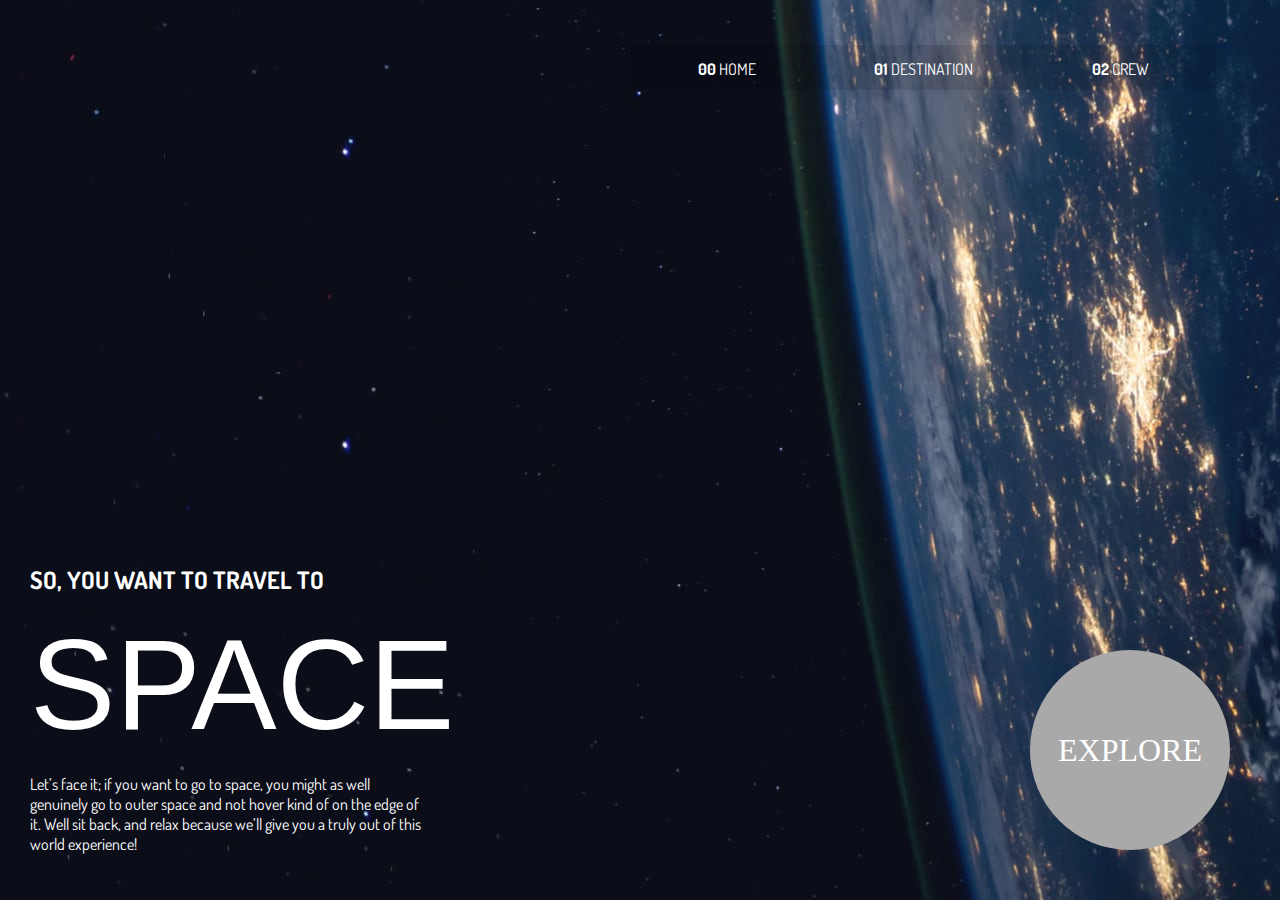
<file: index.html>
<!DOCTYPE html>
<html lang="en">
<head>
  <meta charset="UTF-8">
  <meta name="viewport" content="width=device-width, initial-scale=1.0">

  <link rel="icon" type="image/png" sizes="32x32" href="Picture/favicon-32x32.png">
  <link rel="preconnect" href="https://fonts.googleapis.com">
<link rel="preconnect" href="https://fonts.gstatic.com" crossorigin>
<link href="https://fonts.googleapis.com/css2?family=Dosis&display=swap" rel="stylesheet">

  <title>Space tourism website</title>
  <link rel="stylesheet" href="Styles.css">
</head>
<body>
<div>

  <div class="Directory-button">
    <div class="Home-button">
      <p><a href="index.html"><strong>00 </strong> HOME</a></p>
    </div>
    <div class="Home-button">
    <p><a href="Destination.html"><strong>01 </strong> DESTINATION</a></p>
    </div>
    <div class="Home-button">
    <p><a href="Crew.html"><strong>02 </strong> CREW</a></p>
    </div>
  </div>
  <div class="Homepage-Picture">
  <img src="Picture/background-home-desktop.jpg" alt="Homepage">
  </div>
  <div class="Homepage-pagragraph">
  <h1 class="h1homepage">SO, YOU WANT TO TRAVEL TO</h1>
  <p class="Space">SPACE  </p>
  <p>Let’s face it; if you want to go to space, you might as well genuinely go to
  outer space and not hover kind of on the edge of it. Well sit back, and relax
  because we’ll give you a truly out of this world experience!  </p>
  </div>
  <div class="Homepage-explore-button">
      <a href="Destination.html">EXPLORE</a>
  </div>
</div>


</body>
</html>
</file>
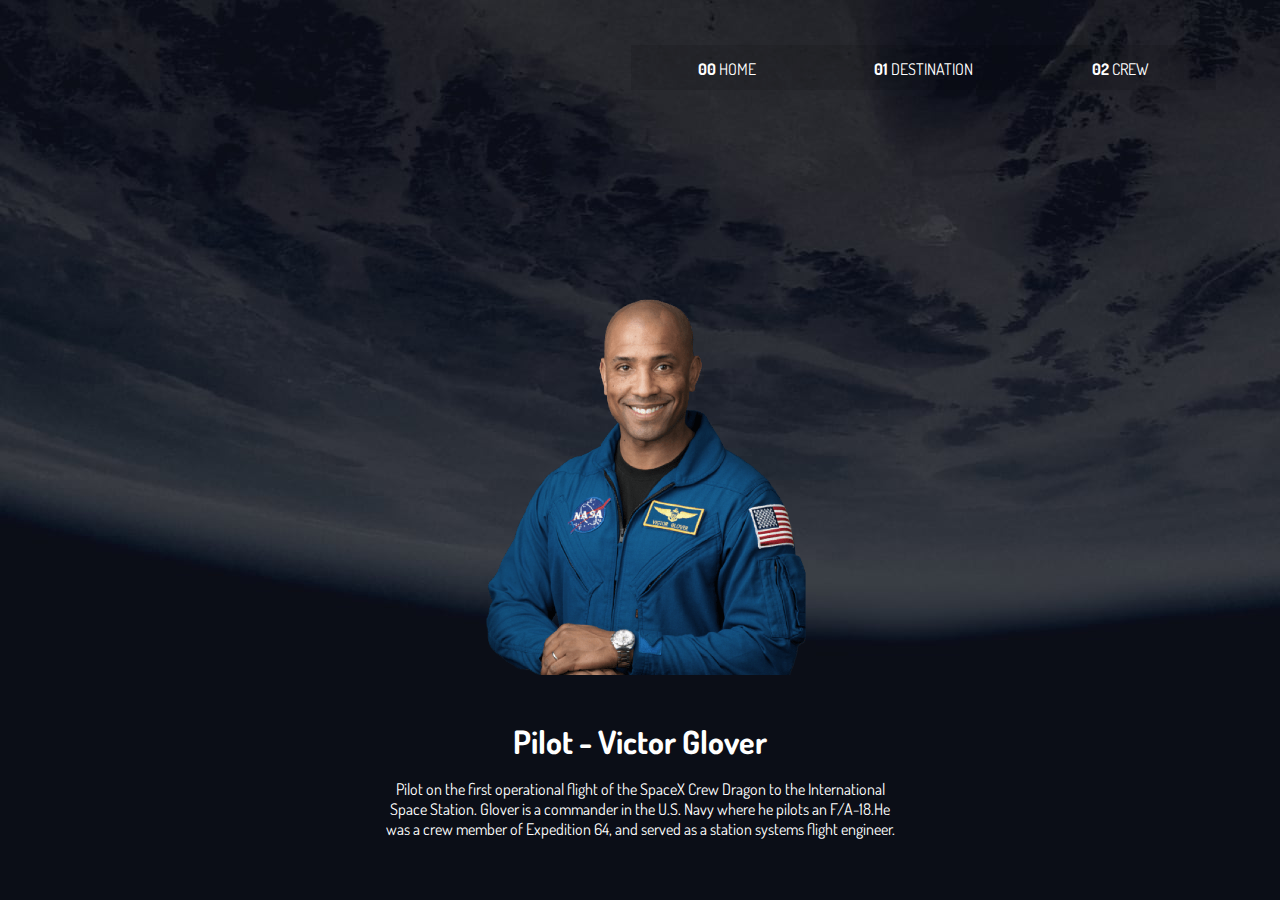
<file: Crew.html>
<!DOCTYPE html>
<html lang="en" dir="ltr">
  <head>
    <meta charset="utf-8">
    <title>Destination</title>
    <meta name="viewport" content="width=device-width, initial-scale=1.0">

    <link rel="icon" type="image/png" sizes="32x32" href="Picture/favicon-32x32.png">
    <link rel="preconnect" href="https://fonts.googleapis.com">
  <link rel="preconnect" href="https://fonts.gstatic.com" crossorigin>
  <link href="https://fonts.googleapis.com/css2?family=Dosis&display=swap" rel="stylesheet">
  <link rel="stylesheet" href="Styles.css">
  </head>
  <body>

      <div class="Directory-button">
        <div class="Home-button">
          <p><a href="index.html"><strong>00 </strong> HOME</a></p>
        </div>
        <div class="Home-button">
        <p><a href="Destination.html"><strong>01 </strong> DESTINATION</a></p>
        </div>
        <div class="Home-button">
        <p><a href="Crew.html"><strong>02 </strong> CREW</a></p>
        </div>
      </div>
      <div class="Destination-Homepage-Picture">
      <img src="Picture/background-crew-desktop.jpg" alt="Destination-Background">
      </div>
      <div>
        <img class="Pilot-Picture"src="Picture/image-victor-glover.png" alt="Moon-Picture">
      </div>
      <div class="Moon-header">
        <p> <h1>Pilot - Victor Glover</h1></p>
      </div>
      <div class="Moon">
        <p>

          Pilot on the first operational flight of the SpaceX Crew Dragon to the
          International Space Station. Glover is a commander in the U.S. Navy where
          he pilots an F/A-18.He was a crew member of Expedition 64, and served as a
          station systems flight engineer.
        </p>

  </body>
</html>
</file>
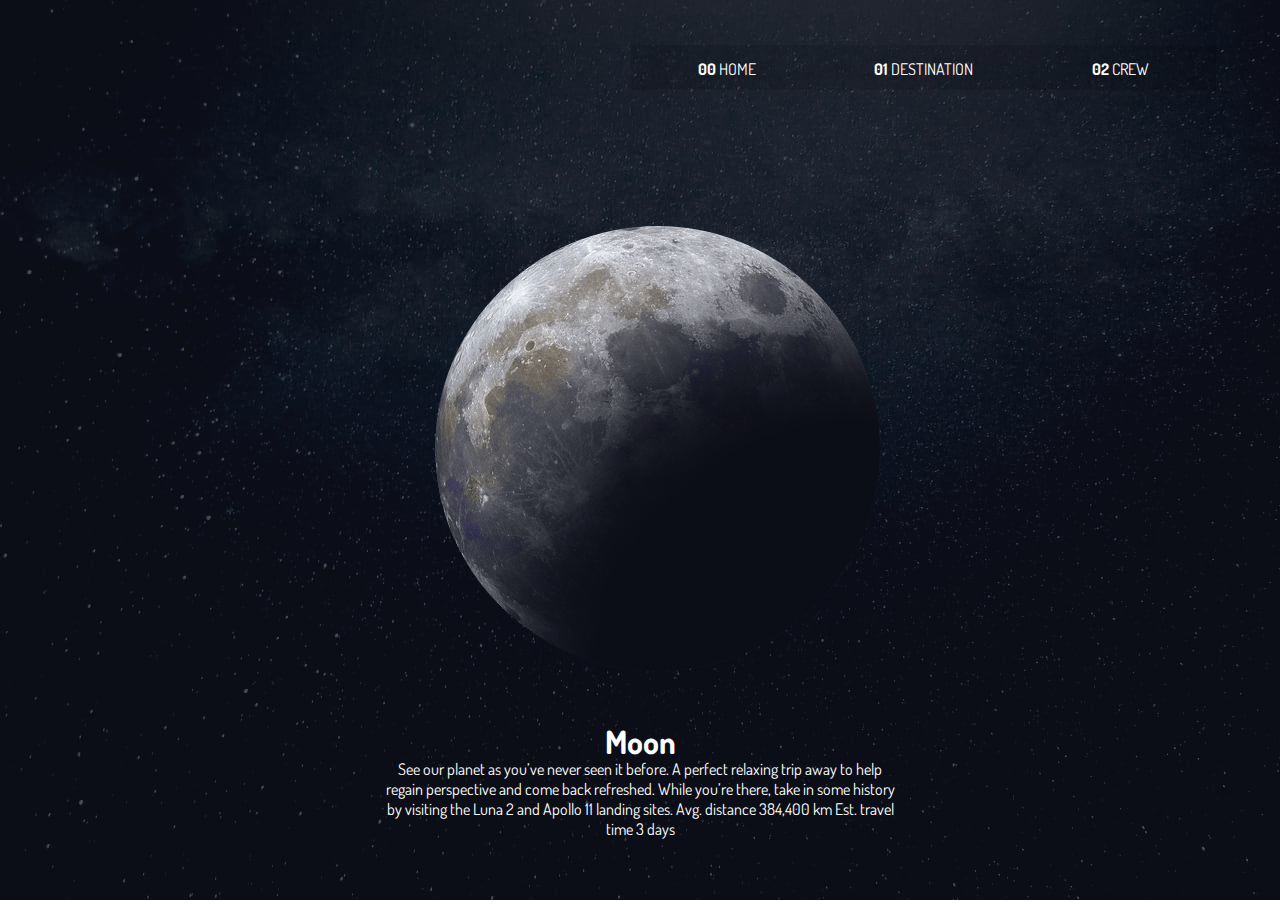
<file: Destination.html>
<!DOCTYPE html>
<html lang="en" dir="ltr">
  <head>
    <meta charset="utf-8">
    <title>Destination</title>
    <meta name="viewport" content="width=device-width, initial-scale=1.0">

    <link rel="icon" type="image/png" sizes="32x32" href="Picture/favicon-32x32.png">
    <link rel="preconnect" href="https://fonts.googleapis.com">
  <link rel="preconnect" href="https://fonts.gstatic.com" crossorigin>
  <link href="https://fonts.googleapis.com/css2?family=Dosis&display=swap" rel="stylesheet">
  <link rel="stylesheet" href="Styles.css">
  </head>
  <body>

      <div class="Directory-button">
        <div class="Home-button">
          <p><a href="index.html"><strong>00 </strong> HOME</a></p>
        </div>
        <div class="Home-button">
        <p><a href="Destination.html"><strong>01 </strong> DESTINATION</a></p>
        </div>
        <div class="Home-button">
        <p><a href="Crew.html"><strong>02 </strong> CREW</a></p>
        </div>
      </div>
      <div class="Destination-Homepage-Picture">
      <img src="Picture/background-destination-desktop.jpg" alt="Destination-Background">
      </div>
      <div class="Moon-Picture">
        <img src="Picture/image-moon.png" alt="Moon-Picture">
      </div>
      <div class="Moon-header">
        <p> <h1>Moon</h1></p>
      </div>
      <div class="Moon">
        <p>
          See our planet as you’ve never seen it before. A perfect relaxing trip away to help
          regain perspective and come back refreshed. While you’re there, take in some history
          by visiting the Luna 2 and Apollo 11 landing sites.

          Avg. distance
          384,400 km

          Est. travel time
          3 days
        </p>

  </body>
</html>
</file>
<file: Styles.css>
Body{
margin:0;
}
.Directory-button{
background-color: rgba(0,0,0,0.1);
height: 5%;
position: absolute;
top: 5%;
right: 5%;
z-index: 9; /*overlay*/

}
.Home-button{
  color: white;
  display:inline-flex;
  font-family: 'Dosis', sans-serif;
  font-size: 100%;
  justify-content: center;
  align-items: center;
  width: 12em;
  height: 3em;
}

.Home-button:hover{
  background-color: lightgrey;
  color: black;

}
/*Body*/
body{
  font-family: sans-serif;
}
/*HOMEPAGE*/
.Homepage-Picture{
  width: 100%;
  position: relative;
}
.Homepage-pagragraph{
  color: white;
  position:absolute;
  left:30px;
  bottom:30px;
  width: 400px;
  font-family: 'Dosis', sans-serif;
}
.h1homepage{
  font-size: 1.5em;
}
.Space{
  font-family:sans-serif;
  font-size: 8em;
  margin: 0;
  padding: 0;
}
.Homepage-explore-button{
  position: absolute;
  background-color: darkgrey;
  color: black;
  right:50px;
  bottom:50px;
  font-size: 2em;
  display: flex;
  justify-content: center;
  align-items: center;
  width: 200px;
  height: 200px;
  border-radius: 50%;
  font-family:fantasy;
}
.Homepage-explore-button:hover{
  background-color: lightgrey;
}
a{
  text-decoration: none;
  color: white;
}
a:hover{
  color: Black;
}
/*Body DESTINATION*/
.Destination-Homepage-Picture{
  position: relative;
}
.Moon{
position: absolute;
left: 30%;
bottom: 5%;
color: white;
width: 40%;
font-family: 'Dosis', sans-serif;
  align-items: center;
  justify-content: center;
  display: flex;
text-align: center;
}
.Moon-Picture{
  position: absolute;
  left: 34%;
  bottom: 25%;
  max-width: 50%;
  height: auto;
}
.Moon-header{
  position: absolute;
  left: 30%;
  bottom: 13%;
  color: white;
  width: 40%;
  font-family: 'Dosis', sans-serif;
    align-items: center;
    justify-content: center;
    display: flex;
  text-align: center;
}
.Pilot-Picture{
  position: absolute;
  left: 38%;
  bottom: 25%;
  width: 20em;
}
</file>
